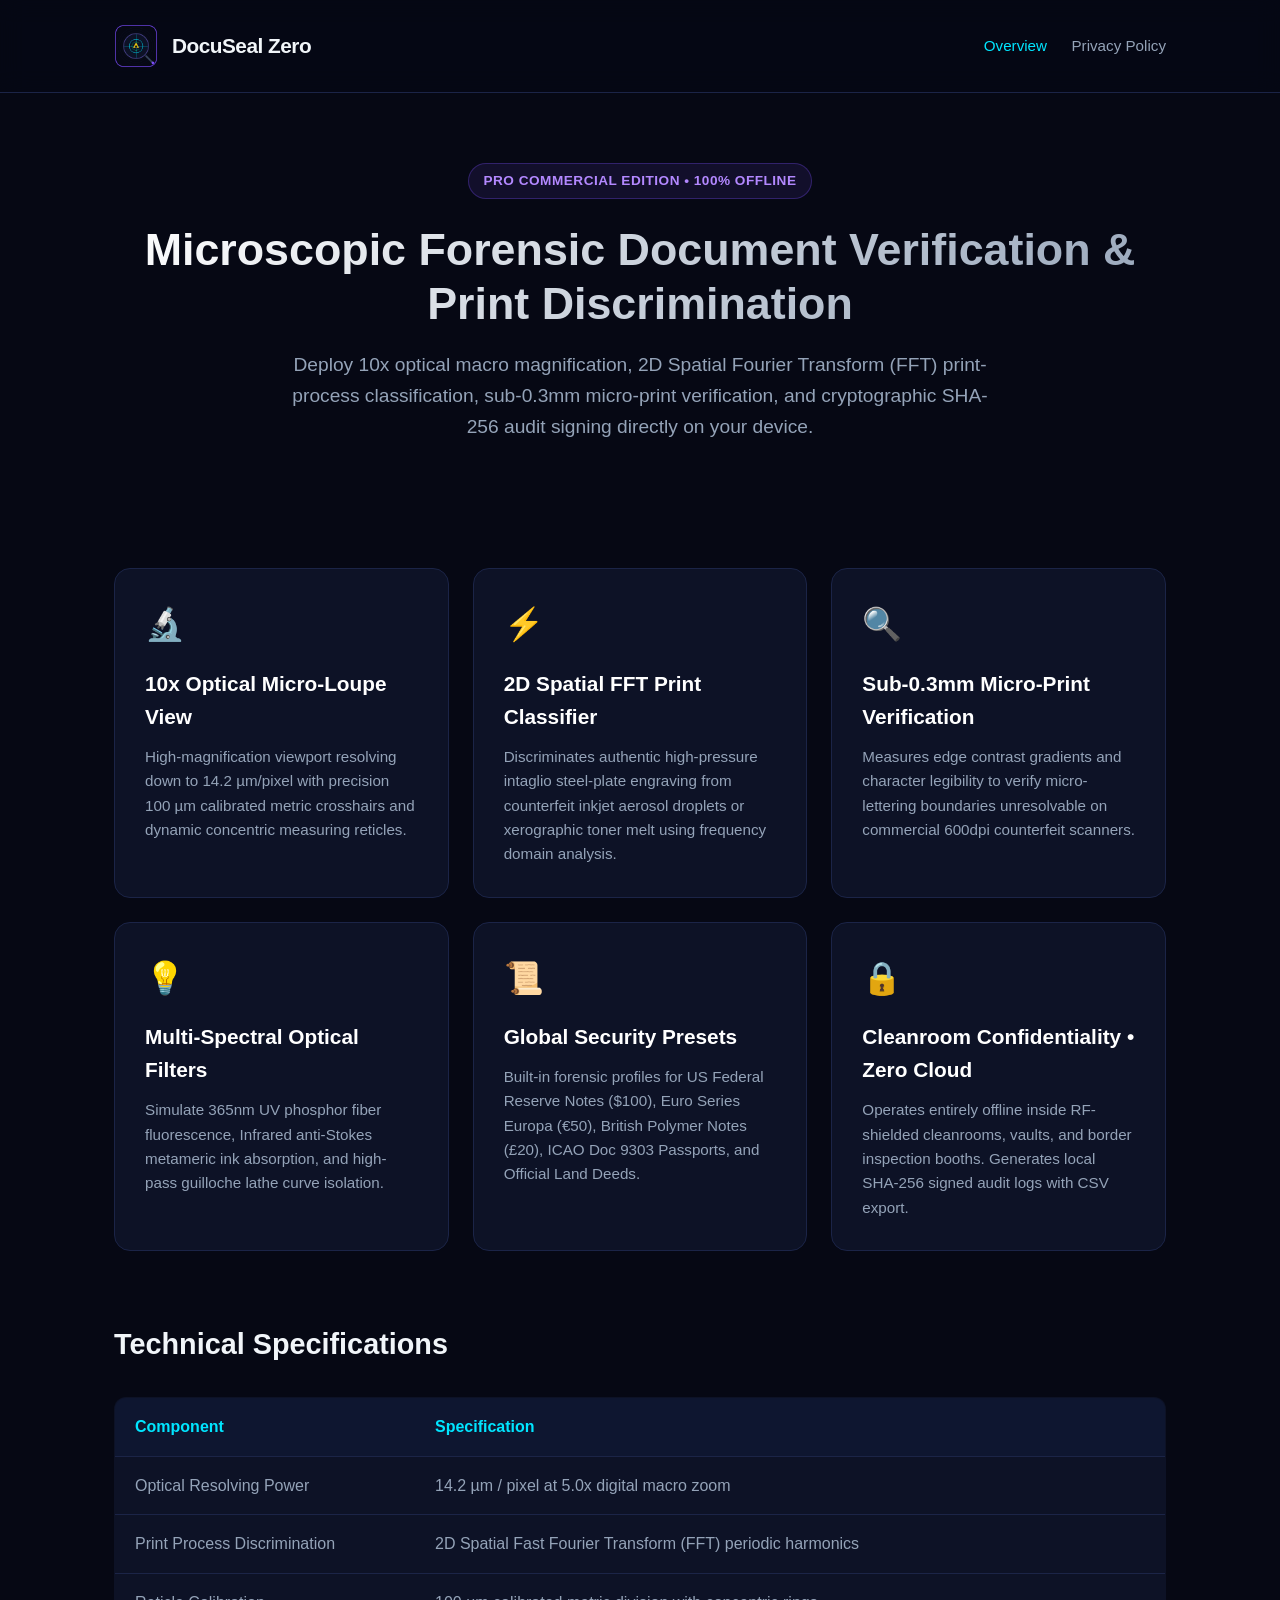
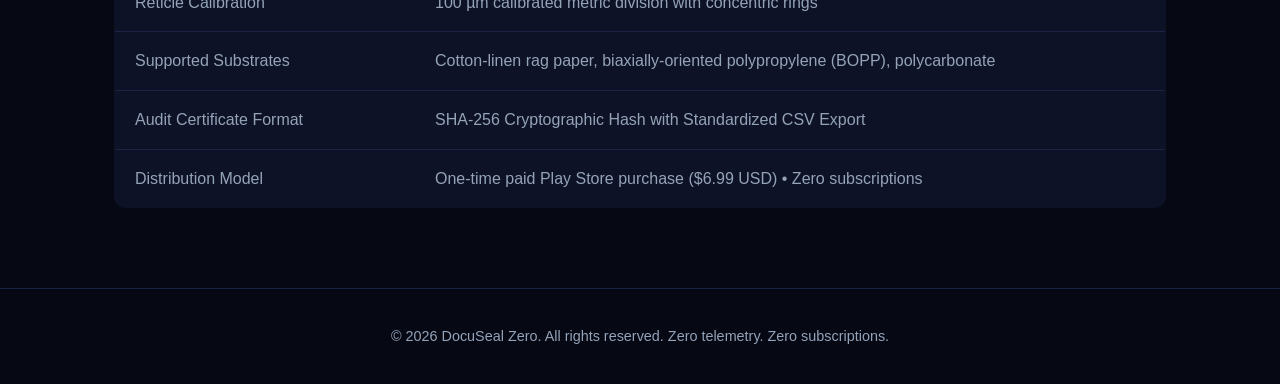
<file: index.html>
<!DOCTYPE html>
<html lang="en">
<head>
    <meta charset="UTF-8">
    <meta name="viewport" content="width=device-width, initial-scale=1.0">
    <title>DocuSeal Zero - Forensic Optical Document Inspector</title>
    <link rel="stylesheet" href="style.css">
</head>
<body>
    <header>
        <div class="container nav-container">
            <div class="logo-group">
                <img src="assets/icon.png" alt="DocuSeal Zero Logo">
                <h1>DocuSeal Zero</h1>
            </div>
            <nav>
                <a href="index.html" class="active">Overview</a>
                <a href="privacy.html">Privacy Policy</a>
            </nav>
        </div>
    </header>

    <main class="container">
        <section class="hero">
            <span class="badge">PRO COMMERCIAL EDITION • 100% OFFLINE</span>
            <h2>Microscopic Forensic Document Verification & Print Discrimination</h2>
            <p>Deploy 10x optical macro magnification, 2D Spatial Fourier Transform (FFT) print-process classification, sub-0.3mm micro-print verification, and cryptographic SHA-256 audit signing directly on your device.</p>
        </section>

        <section class="features-grid">
            <div class="card">
                <span class="icon">🔬</span>
                <h3>10x Optical Micro-Loupe View</h3>
                <p>High-magnification viewport resolving down to 14.2 µm/pixel with precision 100 µm calibrated metric crosshairs and dynamic concentric measuring reticles.</p>
            </div>
            <div class="card">
                <span class="icon">⚡</span>
                <h3>2D Spatial FFT Print Classifier</h3>
                <p>Discriminates authentic high-pressure intaglio steel-plate engraving from counterfeit inkjet aerosol droplets or xerographic toner melt using frequency domain analysis.</p>
            </div>
            <div class="card">
                <span class="icon">🔍</span>
                <h3>Sub-0.3mm Micro-Print Verification</h3>
                <p>Measures edge contrast gradients and character legibility to verify micro-lettering boundaries unresolvable on commercial 600dpi counterfeit scanners.</p>
            </div>
            <div class="card">
                <span class="icon">💡</span>
                <h3>Multi-Spectral Optical Filters</h3>
                <p>Simulate 365nm UV phosphor fiber fluorescence, Infrared anti-Stokes metameric ink absorption, and high-pass guilloche lathe curve isolation.</p>
            </div>
            <div class="card">
                <span class="icon">📜</span>
                <h3>Global Security Presets</h3>
                <p>Built-in forensic profiles for US Federal Reserve Notes ($100), Euro Series Europa (€50), British Polymer Notes (£20), ICAO Doc 9303 Passports, and Official Land Deeds.</p>
            </div>
            <div class="card">
                <span class="icon">🔒</span>
                <h3>Cleanroom Confidentiality • Zero Cloud</h3>
                <p>Operates entirely offline inside RF-shielded cleanrooms, vaults, and border inspection booths. Generates local SHA-256 signed audit logs with CSV export.</p>
            </div>
        </section>

        <section>
            <h3 style="font-size: 1.8rem; margin-bottom: 20px;">Technical Specifications</h3>
            <table class="spec-table">
                <tr><th>Component</th><th>Specification</th></tr>
                <tr><td>Optical Resolving Power</td><td>14.2 µm / pixel at 5.0x digital macro zoom</td></tr>
                <tr><td>Print Process Discrimination</td><td>2D Spatial Fast Fourier Transform (FFT) periodic harmonics</td></tr>
                <tr><td>Reticle Calibration</td><td>100 µm calibrated metric division with concentric rings</td></tr>
                <tr><td>Supported Substrates</td><td>Cotton-linen rag paper, biaxially-oriented polypropylene (BOPP), polycarbonate</td></tr>
                <tr><td>Audit Certificate Format</td><td>SHA-256 Cryptographic Hash with Standardized CSV Export</td></tr>
                <tr><td>Distribution Model</td><td>One-time paid Play Store purchase ($6.99 USD) • Zero subscriptions</td></tr>
            </table>
        </section>
    </main>

    <footer>
        <div class="container">
            <p>&copy; 2026 DocuSeal Zero. All rights reserved. Zero telemetry. Zero subscriptions.</p>
        </div>
    </footer>
</body>
</html>
</file>
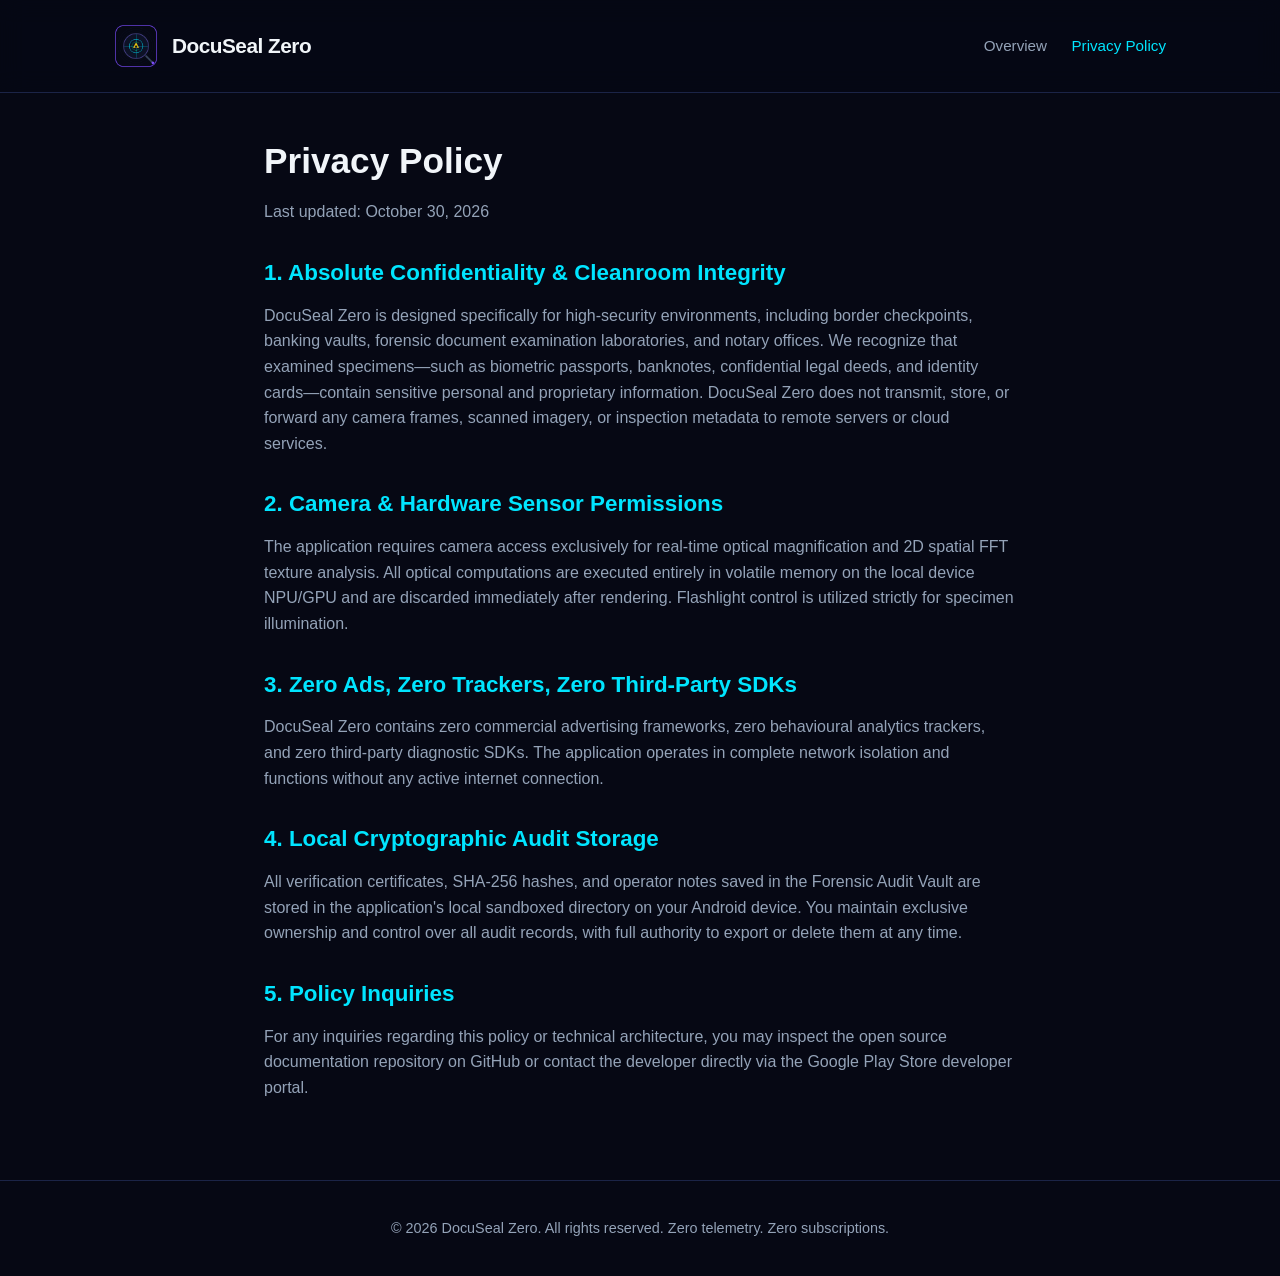
<file: privacy.html>
<!DOCTYPE html>
<html lang="en">
<head>
    <meta charset="UTF-8">
    <meta name="viewport" content="width=device-width, initial-scale=1.0">
    <title>Privacy Policy - DocuSeal Zero</title>
    <link rel="stylesheet" href="style.css">
</head>
<body>
    <header>
        <div class="container nav-container">
            <div class="logo-group">
                <img src="assets/icon.png" alt="DocuSeal Zero Logo">
                <h1>DocuSeal Zero</h1>
            </div>
            <nav>
                <a href="index.html">Overview</a>
                <a href="privacy.html" class="active">Privacy Policy</a>
            </nav>
        </div>
    </header>

    <main class="container" style="max-width: 800px; padding-top: 40px;">
        <h2 style="font-size: 2.2rem; margin-bottom: 10px;">Privacy Policy</h2>
        <p style="color: var(--text-muted); margin-bottom: 30px;">Last updated: October 30, 2026</p>

        <section style="margin-bottom: 30px;">
            <h3 style="font-size: 1.4rem; color: var(--accent-cyan); margin-bottom: 12px;">1. Absolute Confidentiality & Cleanroom Integrity</h3>
            <p style="color: var(--text-muted);">DocuSeal Zero is designed specifically for high-security environments, including border checkpoints, banking vaults, forensic document examination laboratories, and notary offices. We recognize that examined specimens—such as biometric passports, banknotes, confidential legal deeds, and identity cards—contain sensitive personal and proprietary information. DocuSeal Zero does not transmit, store, or forward any camera frames, scanned imagery, or inspection metadata to remote servers or cloud services.</p>
        </section>

        <section style="margin-bottom: 30px;">
            <h3 style="font-size: 1.4rem; color: var(--accent-cyan); margin-bottom: 12px;">2. Camera & Hardware Sensor Permissions</h3>
            <p style="color: var(--text-muted);">The application requires camera access exclusively for real-time optical magnification and 2D spatial FFT texture analysis. All optical computations are executed entirely in volatile memory on the local device NPU/GPU and are discarded immediately after rendering. Flashlight control is utilized strictly for specimen illumination.</p>
        </section>

        <section style="margin-bottom: 30px;">
            <h3 style="font-size: 1.4rem; color: var(--accent-cyan); margin-bottom: 12px;">3. Zero Ads, Zero Trackers, Zero Third-Party SDKs</h3>
            <p style="color: var(--text-muted);">DocuSeal Zero contains zero commercial advertising frameworks, zero behavioural analytics trackers, and zero third-party diagnostic SDKs. The application operates in complete network isolation and functions without any active internet connection.</p>
        </section>

        <section style="margin-bottom: 30px;">
            <h3 style="font-size: 1.4rem; color: var(--accent-cyan); margin-bottom: 12px;">4. Local Cryptographic Audit Storage</h3>
            <p style="color: var(--text-muted);">All verification certificates, SHA-256 hashes, and operator notes saved in the Forensic Audit Vault are stored in the application's local sandboxed directory on your Android device. You maintain exclusive ownership and control over all audit records, with full authority to export or delete them at any time.</p>
        </section>

        <section style="margin-bottom: 30px;">
            <h3 style="font-size: 1.4rem; color: var(--accent-cyan); margin-bottom: 12px;">5. Policy Inquiries</h3>
            <p style="color: var(--text-muted);">For any inquiries regarding this policy or technical architecture, you may inspect the open source documentation repository on GitHub or contact the developer directly via the Google Play Store developer portal.</p>
        </section>
    </main>

    <footer>
        <div class="container">
            <p>&copy; 2026 DocuSeal Zero. All rights reserved. Zero telemetry. Zero subscriptions.</p>
        </div>
    </footer>
</body>
</html>
</file>
<file: style.css>
:root {
    --bg-dark: #060814;
    --card-bg: #0D1226;
    --accent-violet: #7C4DFF;
    --accent-cyan: #00E5FF;
    --accent-green: #00E676;
    --accent-gold: #FFD700;
    --accent-red: #FF1744;
    --text-main: #F1F5F9;
    --text-muted: #94A3B8;
    --border-color: #1B2447;
}

* {
    margin: 0;
    padding: 0;
    box-sizing: border-box;
    font-family: -apple-system, BlinkMacSystemFont, "Segoe UI", Roboto, Helvetica, Arial, sans-serif;
}

body {
    background-color: var(--bg-dark);
    color: var(--text-main);
    line-height: 1.6;
}

.container {
    max-width: 1100px;
    margin: 0 auto;
    padding: 0 24px;
}

header {
    border-bottom: 1px solid var(--border-color);
    padding: 24px 0;
    background: rgba(6, 8, 20, 0.85);
    backdrop-filter: blur(12px);
    position: sticky;
    top: 0;
    z-index: 100;
}

header .nav-container {
    display: flex;
    justify-content: space-between;
    align-items: center;
}

.logo-group {
    display: flex;
    align-items: center;
    gap: 14px;
}

.logo-group img {
    width: 44px;
    height: 44px;
    border-radius: 10px;
}

.logo-group h1 {
    font-size: 1.3rem;
    font-weight: 700;
    letter-spacing: -0.5px;
}

nav a {
    color: var(--text-muted);
    text-decoration: none;
    margin-left: 20px;
    font-weight: 500;
    font-size: 0.95rem;
    transition: color 0.2s;
}

nav a:hover, nav a.active {
    color: var(--accent-cyan);
}

.hero {
    padding: 70px 0 50px;
    text-align: center;
}

.badge {
    display: inline-block;
    padding: 6px 14px;
    background: rgba(124, 77, 255, 0.1);
    color: #B388FF;
    border: 1px solid rgba(124, 77, 255, 0.3);
    border-radius: 50px;
    font-size: 0.85rem;
    font-weight: 600;
    margin-bottom: 24px;
    letter-spacing: 0.5px;
}

.hero h2 {
    font-size: 2.8rem;
    font-weight: 800;
    line-height: 1.2;
    margin-bottom: 20px;
    background: linear-gradient(135deg, #FFFFFF 0%, #94A3B8 100%);
    -webkit-background-clip: text;
    -webkit-text-fill-color: transparent;
}

.hero p {
    font-size: 1.2rem;
    color: var(--text-muted);
    max-width: 720px;
    margin: 0 auto 36px;
}

.features-grid {
    display: grid;
    grid-template-columns: repeat(auto-fit, minmax(300px, 1fr));
    gap: 24px;
    margin: 40px 0 70px;
}

.card {
    background: var(--card-bg);
    border: 1px solid var(--border-color);
    border-radius: 16px;
    padding: 30px;
    transition: transform 0.2s, border-color 0.2s;
}

.card:hover {
    transform: translateY(-4px);
    border-color: var(--accent-cyan);
}

.card .icon {
    font-size: 2rem;
    margin-bottom: 16px;
    display: inline-block;
}

.card h3 {
    font-size: 1.3rem;
    margin-bottom: 12px;
    color: #FFFFFF;
}

.card p {
    color: var(--text-muted);
    font-size: 0.95rem;
    line-height: 1.6;
}

.spec-table {
    width: 100%;
    border-collapse: collapse;
    margin: 30px 0;
    background: var(--card-bg);
    border-radius: 12px;
    overflow: hidden;
    border: 1px solid var(--border-color);
}

.spec-table th, .spec-table td {
    padding: 16px 20px;
    text-align: left;
    border-bottom: 1px solid var(--border-color);
}

.spec-table th {
    background: #0E1630;
    color: var(--accent-cyan);
    font-weight: 600;
}

.spec-table td {
    color: var(--text-muted);
}

.spec-table tr:last-child td {
    border-bottom: none;
}

footer {
    border-top: 1px solid var(--border-color);
    padding: 36px 0;
    text-align: center;
    color: var(--text-muted);
    font-size: 0.9rem;
    margin-top: 80px;
}
</file>
